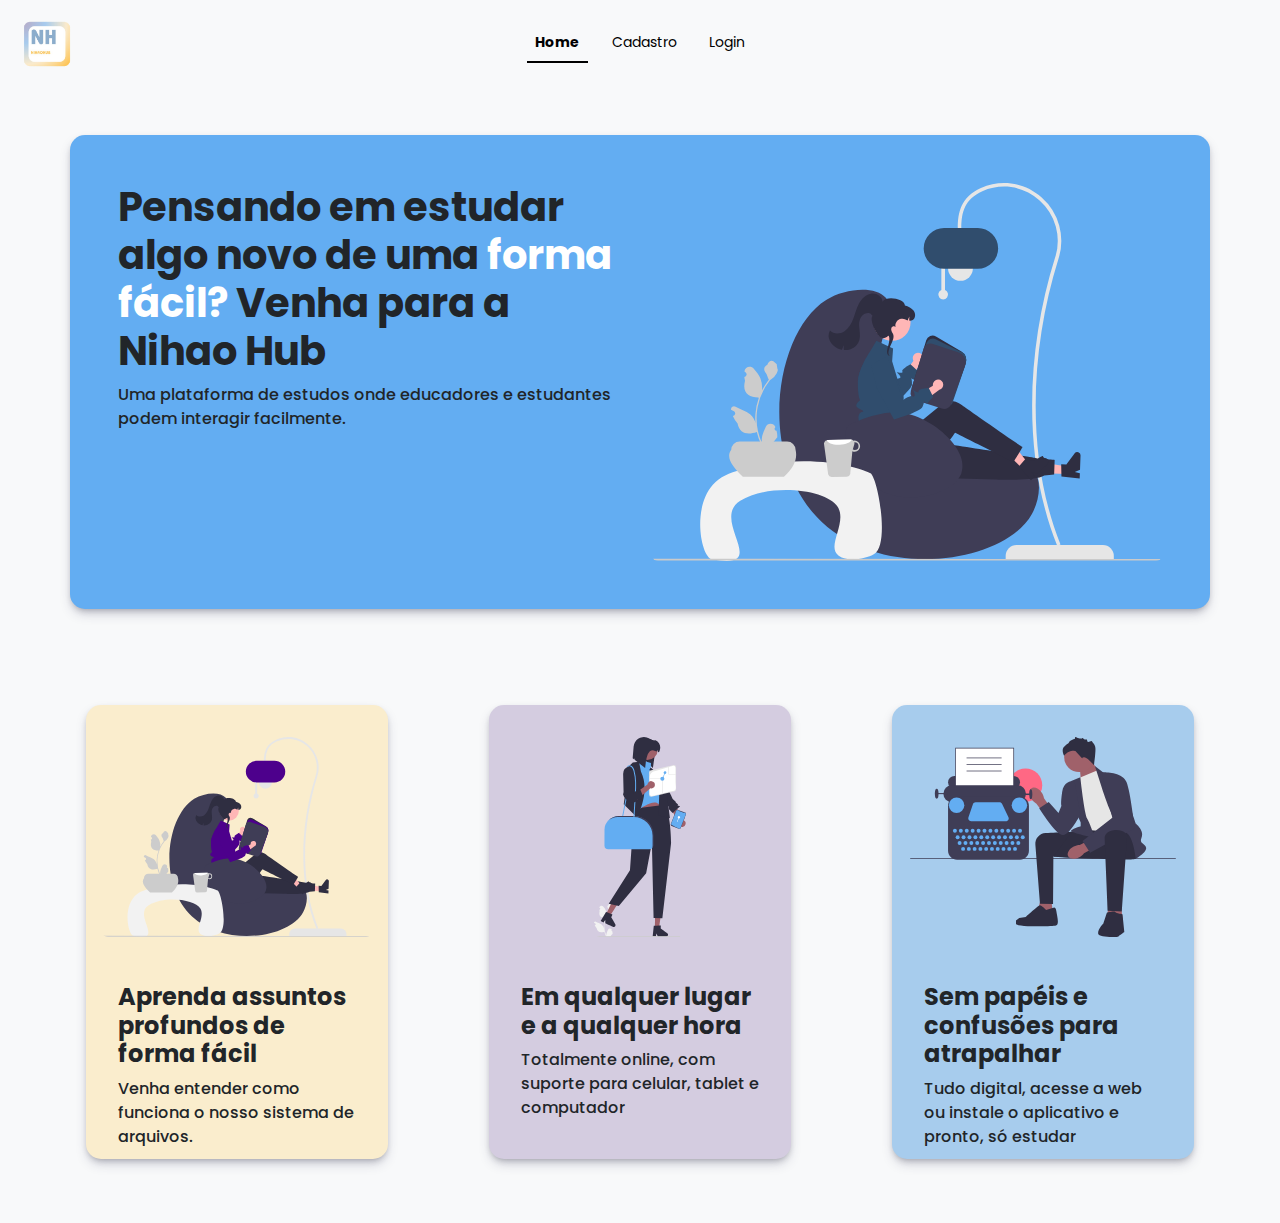
<file: index.html>
<!DOCTYPE html>
<html lang="pt-br">

<head>
    <meta charset="UTF-8" />
    <meta name="viewport" content="width=device-width, initial-scale=1.0" />
    <title>NihaoHub</title>
    <script src="https://cdnjs.cloudflare.com/ajax/libs/jquery/3.7.1/jquery.min.js"
        integrity="sha512-v2CJ7UaYy4JwqLDIrZUI/4hqeoQieOmAZNXBeQyjo21dadnwR+8ZaIJVT8EE2iyI61OV8e6M8PP2/4hpQINQ/g=="
        crossorigin="anonymous" referrerpolicy="no-referrer"></script>
    <link href="https://cdn.jsdelivr.net/npm/bootstrap@5.3.3/dist/css/bootstrap.min.css" rel="stylesheet"
        integrity="sha384-QWTKZyjpPEjISv5WaRU9OFeRpok6YctnYmDr5pNlyT2bRjXh0JMhjY6hW+ALEwIH" crossorigin="anonymous">
    <script src="https://cdn.jsdelivr.net/npm/bootstrap@5.3.3/dist/js/bootstrap.bundle.min.js"
        integrity="sha384-YvpcrYf0tY3lHB60NNkmXc5s9fDVZLESaAA55NDzOxhy9GkcIdslK1eN7N6jIeHz" crossorigin="anonymous">
    </script>
    <link rel="preconnect" href="https://fonts.googleapis.com">
    <link rel="preconnect" href="https://fonts.gstatic.com" crossorigin>
    <link
        href="https://fonts.googleapis.com/css2?family=Poppins:ital,wght@0,100;0,200;0,300;0,400;0,500;0,600;0,700;0,800;0,900;1,100;1,200;1,300;1,400;1,500;1,600;1,700;1,800;1,900&display=swap"
        rel="stylesheet">
    <link rel="stylesheet" href="style.css">
    <style>
        /* Estilos personalizados */
        body {
            background-color: #f8f9fa;
            font-family: 'Poppins', sans-serif;
            /* Cor de fundo */
        }

        /* Adicionando estilos responsivos */
        @media (max-width: 576px) {

            .container {
                padding: 15px;
                /* Reduz o padding em telas pequenas */
            }

            .fs-1 {
                font-size: 1.5rem;
                /* Ajusta o tamanho da fonte para cabeçalho */
            }

            .fs-4 {
                font-size: 1.25rem;
                /* Ajusta o tamanho da fonte para os subtítulos */
            }
        }

        @media (min-width: 577px) {
            .fs-1 {
                font-size: 3rem;
                /* Tamanho maior para cabeçalho em telas maiores */
            }

            .fs-4 {
                font-size: 1.5rem;
                /* Tamanho maior para subtítulos em telas maiores */
            }
        }

        .imgPequena {
            max-height: 200px;
            /* Limita a altura das imagens */
            width: auto;
            /* Mantém a proporção da imagem */
        }
    </style>
</head>

<body>
    <nav class="navbar navbar-expand-lg">
        <div class="container-fluid">
            <img src="resource/images/logo.png" alt="" class="rounded navbar-brand position-absolute" width="70px">
            <button class="navbar-toggler" type="button" data-bs-toggle="collapse" data-bs-target="#navbarNavAltMarkup"
                aria-controls="navbarNavAltMarkup" aria-expanded="false" aria-label="Toggle navigation">
                <span class="navbar-toggler-icon"></span>
            </button>
            <div class="collapse navbar-collapse mx-auto w-auto justify-content-center" id="navbarNavAltMarkup">
                <ul class="navbar-nav nav-underline justify-content-center p-3 d-flex"
                    style="background-color: #f8f9fa;">
                    <li class="nav-item">
                        <a class="nav-link active" href="index.html">Home</a>
                    </li>
                    <li class="nav-item">
                        <a class="nav-link" href="cadastro.html">Cadastro</a>
                    </li>
                    <li class="nav-item">
                        <a class="nav-link" href="login.html">Login</a>
                    </li>
                </ul>
            </div>
        </div>
    </nav>

    <div class="container mt-5 p-5" style="
    background-color: #63adf2;
    border-radius: 15px;
    box-shadow: rgba(50, 50, 93, 0.25) 0px 6px 12px -2px, rgba(0, 0, 0, 0.3) 0px 3px 7px -3px;">
        <div class="row">
            <div class="col-md-6">
                <h1 class="fs-1 fw-bold">Pensando em estudar algo novo de uma <a style="color: white;">forma
                        fácil?</a> Venha para a Nihao Hub</h1>
                <p class="fs-6">Uma plataforma de estudos onde educadores e estudantes podem interagir facilmente.</p>
            </div>
            <div class="col-md-6">
                <img src="./assets/principal1.4.svg" class="img-fluid rounded mx-auto d-block" alt="">
            </div>
        </div>
    </div>

    <div class="container-fluid mt-5 p-5">
        <div class="row d-flex justify-content-around">
            <div class="col-xl-3 mb-3 p-3"
                style="background-color: #FAEDCD; border-radius: 15px; box-shadow: rgba(50, 50, 93, 0.25) 0px 6px 12px -2px, rgba(0, 0, 0, 0.3) 0px 3px 7px -3px;">
                <div class="cImg mt-3">
                    <img src="./assets/bloco1.2.svg" class="imgPequena rounded mx-auto d-block" alt="">
                </div>
                <div class="textoBlocos p-3 mb-3">
                    <h1 class="fs-4 fw-bold">Aprenda assuntos profundos de forma fácil</h1>
                    <p class="fs-6">Venha entender como funciona o nosso sistema de arquivos.</p>
                </div>
            </div>
            <div class="col-xl-3 mb-3 p-3"
                style="background-color: #D4CCE0; border-radius: 15px; box-shadow: rgba(50, 50, 93, 0.25) 0px 6px 12px -2px, rgba(0, 0, 0, 0.3) 0px 3px 7px -3px;">
                <div class="cImg mt-3">
                    <img src="./assets/bloco2.3.svg" class="imgPequena rounded mx-auto d-block" alt="">
                </div>
                <div class="textoBlocos p-3 mb-3">
                    <h1 class="fs-4 fw-bold">Em qualquer lugar e a qualquer hora</h1>
                    <p class="fs-6">Totalmente online, com suporte para celular, tablet e computador</p>
                </div>
            </div>
            <div class="col-xl-3 mb-3 p-3"
                style="background-color: #A7CCED; border-radius: 15px; box-shadow: rgba(50, 50, 93, 0.25) 0px 6px 12px -2px, rgba(0, 0, 0, 0.3) 0px 3px 7px -3px;">
                <div class="cImg mt-3">
                    <img src="./assets/bloco3.3.svg" class="imgPequena rounded mx-auto d-block" alt="">
                </div>
                <div class="textoBlocos p-3 mb-3">
                    <h1 class="fs-4 fw-bold">Sem papéis e confusões para atrapalhar</h1>
                    <p class="fs-6">Tudo digital, acesse a web ou instale o aplicativo e pronto, só estudar</p>
                </div>
            </div>
        </div>
    </div>

</body>

</html>
</file>
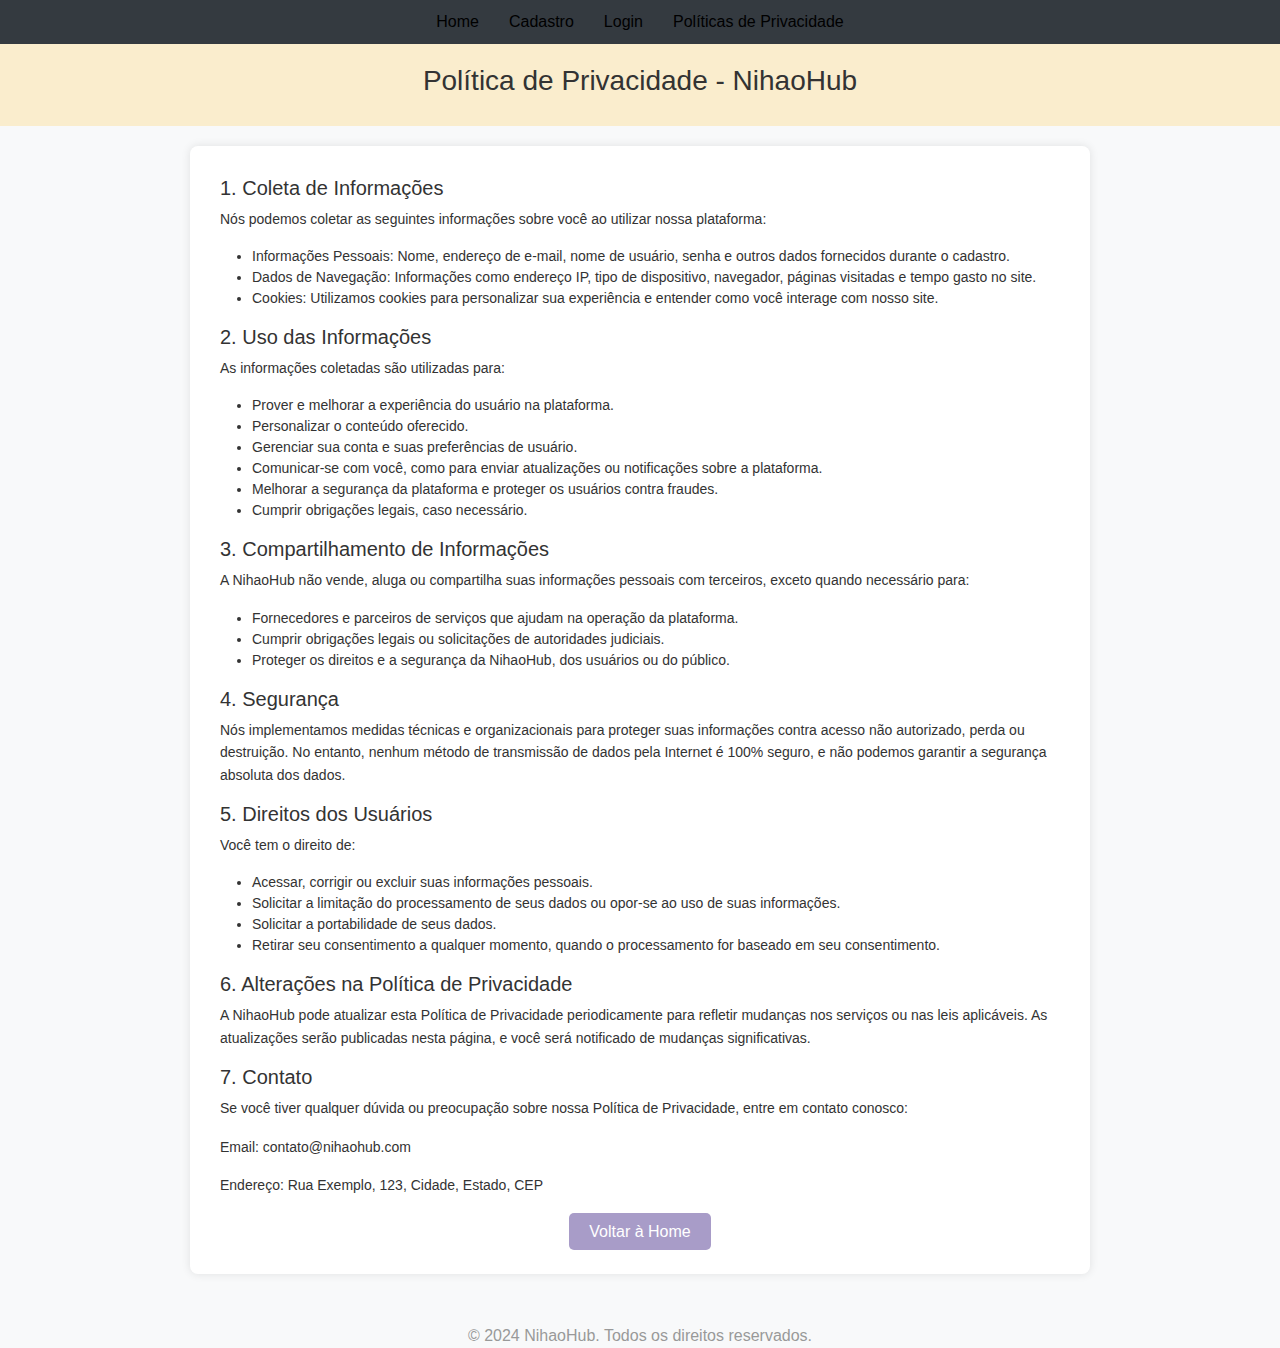
<file: politicas_privacidade.html>
<!DOCTYPE html>
<html lang="pt-br">

<head>
    <meta charset="UTF-8" />
    <meta name="viewport" content="width=device-width, initial-scale=1.0" />
    <title>Política de Privacidade - NihaoHub</title>
    <script src="https://cdnjs.cloudflare.com/ajax/libs/jquery/3.7.1/jquery.min.js"
        integrity="sha512-v2CJ7UaYy4JwqLDIrZUI/4hqeoQieOmAZNXBeQyjo21dadnwR+8ZaIJVT8EE2iyI61OV8e6M8PP2/4hpQINQ/g=="
        crossorigin="anonymous" referrerpolicy="no-referrer"></script>
    <link href="https://cdn.jsdelivr.net/npm/bootstrap@5.3.3/dist/css/bootstrap.min.css" rel="stylesheet"
        integrity="sha384-QWTKZyjpPEjISv5WaRU9OFeRpok6YctnYmDr5pNlyT2bRjXh0JMhjY6hW+ALEwIH" crossorigin="anonymous">
    <script src="https://cdn.jsdelivr.net/npm/bootstrap@5.3.3/dist/js/bootstrap.bundle.min.js"
        integrity="sha384-YvpcrYf0tY3lHB60NNkmXc5s9fDVZLESaAA55NDzOxhy9GkcIdslK1eN7N6jIeHz"
        crossorigin="anonymous"></script>
    <link rel="stylesheet" href="style.css">
    <style>
        body {
            background-color: #f8f9fa;
            /* Cinza claro */
            color: #333;
            /* Cinza escuro */
            font-family: Arial, sans-serif;
        }

        .header {
            background-color: #FAEDCD;
            /* Amarelo */
            color: #333;
            padding: 20px;
            text-align: center;
        }

        .content {
            background-color: #fff;
            padding: 30px;
            border-radius: 8px;
            box-shadow: 0px 0px 10px rgba(0, 0, 0, 0.1);
            margin: 20px auto;
            max-width: 900px;
        }

        .btn-voltar {
            background-color: #a89cc8; /* Lilás pastel */
            color: #fff;
            border: none;
            padding: 10px 20px;
            border-radius: 5px;
            text-decoration: none;
            transition: background-color 0.3s ease;
        }

        footer {
            text-align: center;
            margin-top: 50px;
            color: #999;
        }

        .btn-voltar:hover {
            background-color: #8f82b0;
        }

        .navbar {
            background-color: #343a40;
            padding: 10px;
        }

        .navbar a {
            color: white;
            text-decoration: none;
            margin: 0 15px;
        }

        .navbar a:hover {
            text-decoration: underline;
        }

        h2 {
            color: black;
        }

        p {
            line-height: 1.6;
        }
    </style>
</head>

<body>
    <nav class="navbar navbar-expand-lg navbar-dark">
        <div class="container-fluid justify-content-center">
            <a class="nav-link" href="index.html">Home</a>
            <a class="nav-link" href="cadastro.html">Cadastro</a>
            <a class="nav-link" href="login.html">Login</a>
            <a class="nav-link active" href="politicas_privacidade.html">Políticas de Privacidade</a>
        </div>
    </nav>

    <div class="header">
        <h3>Política de Privacidade - NihaoHub</h3>
    </div>

    <div class="content">
        <h5>1. Coleta de Informações</h5>
        <p>Nós podemos coletar as seguintes informações sobre você ao utilizar nossa plataforma:</p>
        <ul>
            <li>Informações Pessoais: Nome, endereço de e-mail, nome de usuário, senha e outros dados fornecidos durante
                o cadastro.</li>
            <li>Dados de Navegação: Informações como endereço IP, tipo de dispositivo, navegador, páginas visitadas e
                tempo gasto no site.</li>
            <li>Cookies: Utilizamos cookies para personalizar sua experiência e entender como você interage com nosso
                site.</li>
        </ul>

        <h5>2. Uso das Informações</h5>
        <p>As informações coletadas são utilizadas para:</p>
        <ul>
            <li>Prover e melhorar a experiência do usuário na plataforma.</li>
            <li>Personalizar o conteúdo oferecido.</li>
            <li>Gerenciar sua conta e suas preferências de usuário.</li>
            <li>Comunicar-se com você, como para enviar atualizações ou notificações sobre a plataforma.</li>
            <li>Melhorar a segurança da plataforma e proteger os usuários contra fraudes.</li>
            <li>Cumprir obrigações legais, caso necessário.</li>
        </ul>

        <h5>3. Compartilhamento de Informações</h5>
        <p>A NihaoHub não vende, aluga ou compartilha suas informações pessoais com terceiros, exceto quando necessário
            para:</p>
        <ul>
            <li>Fornecedores e parceiros de serviços que ajudam na operação da plataforma.</li>
            <li>Cumprir obrigações legais ou solicitações de autoridades judiciais.</li>
            <li>Proteger os direitos e a segurança da NihaoHub, dos usuários ou do público.</li>
        </ul>

        <h5>4. Segurança</h5>
        <p>Nós implementamos medidas técnicas e organizacionais para proteger suas informações contra acesso não
            autorizado, perda ou destruição. No entanto, nenhum método de transmissão de dados pela Internet é 100%
            seguro, e não podemos garantir a segurança absoluta dos dados.</p>

        <h5>5. Direitos dos Usuários</h5>
        <p>Você tem o direito de:</p>
        <ul>
            <li>Acessar, corrigir ou excluir suas informações pessoais.</li>
            <li>Solicitar a limitação do processamento de seus dados ou opor-se ao uso de suas informações.</li>
            <li>Solicitar a portabilidade de seus dados.</li>
            <li>Retirar seu consentimento a qualquer momento, quando o processamento for baseado em seu consentimento.
            </li>
        </ul>

        <h5>6. Alterações na Política de Privacidade</h5>
        <p>A NihaoHub pode atualizar esta Política de Privacidade periodicamente para refletir mudanças nos serviços ou
            nas leis aplicáveis. As atualizações serão publicadas nesta página, e você será notificado de mudanças
            significativas.</p>

        <h5>7. Contato</h5>
        <p>Se você tiver qualquer dúvida ou preocupação sobre nossa Política de Privacidade, entre em contato conosco:
        </p>
        <p>Email: contato@nihaohub.com</p>
        <p>Endereço: Rua Exemplo, 123, Cidade, Estado, CEP</p>

        <div class="text-center mt-4">
            <a href="index.html" class="btn-voltar">Voltar à Home</a>
        </div>
    </div>
</body>

        <!-- Footer -->
        <footer>
            &copy; 2024 NihaoHub. Todos os direitos reservados.
        </footer>

</html>
</file>
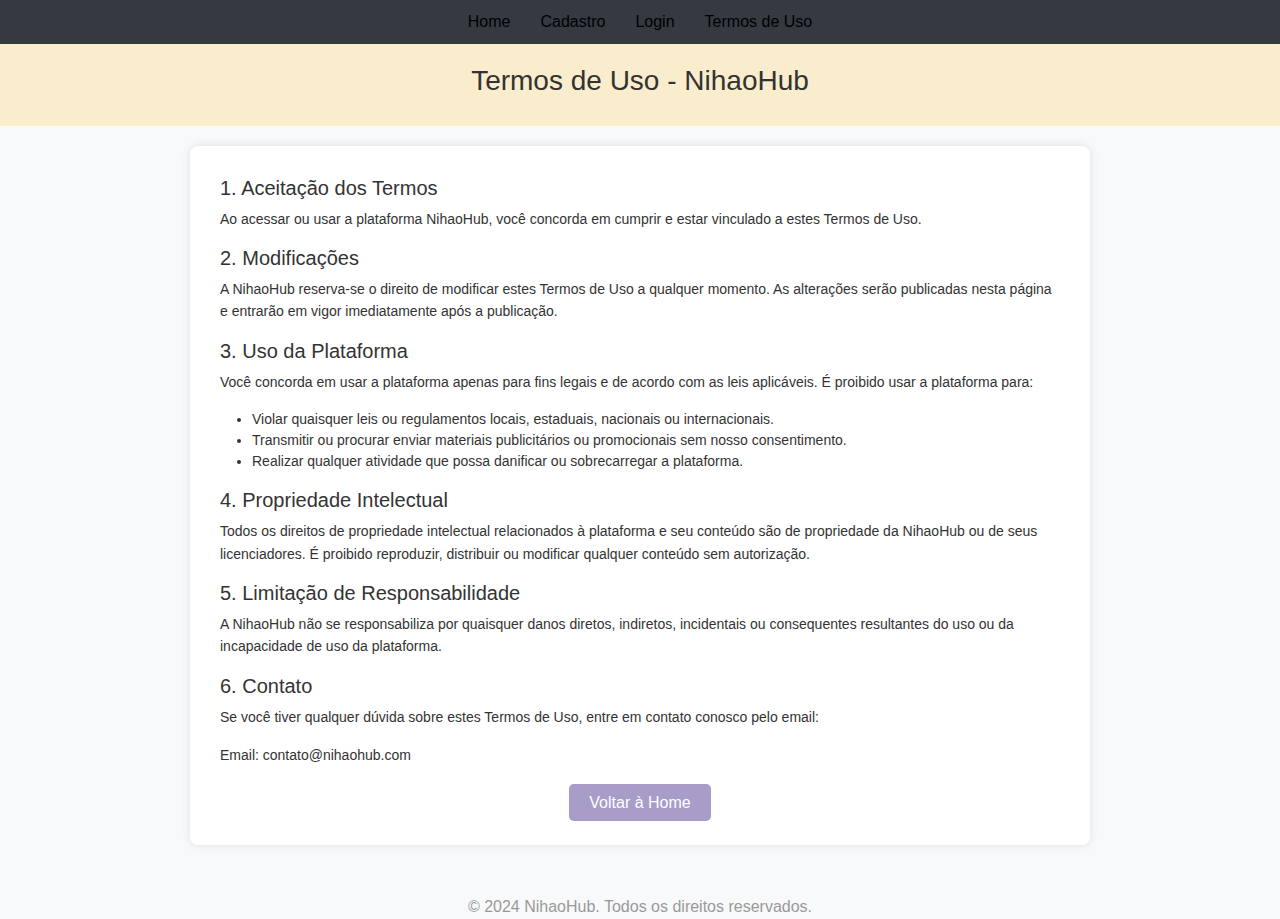
<file: termos_de_uso.html>
<!DOCTYPE html>
<html lang="pt-br">

<head>
    <meta charset="UTF-8" />
    <meta name="viewport" content="width=device-width, initial-scale=1.0" />
    <title>Termos de Uso - NihaoHub</title>
    <script src="https://cdnjs.cloudflare.com/ajax/libs/jquery/3.7.1/jquery.min.js"
        integrity="sha512-v2CJ7UaYy4JwqLDIrZUI/4hqeoQieOmAZNXBeQyjo21dadnwR+8ZaIJVT8EE2iyI61OV8e6M8PP2/4hpQINQ/g=="
        crossorigin="anonymous" referrerpolicy="no-referrer"></script>
    <link href="https://cdn.jsdelivr.net/npm/bootstrap@5.3.3/dist/css/bootstrap.min.css" rel="stylesheet"
        integrity="sha384-QWTKZyjpPEjISv5WaRU9OFeRpok6YctnYmDr5pNlyT2bRjXh0JMhjY6hW+ALEwIH" crossorigin="anonymous">
    <script src="https://cdn.jsdelivr.net/npm/bootstrap@5.3.3/dist/js/bootstrap.bundle.min.js"
        integrity="sha384-YvpcrYf0tY3lHB60NNkmXc5s9fDVZLESaAA55NDzOxhy9GkcIdslK1eN7N6jIeHz"
        crossorigin="anonymous"></script>
    <link rel="stylesheet" href="style.css">
    <style>
        body {
            background-color: #f8f9fa; /* Cinza claro */
            color: #333; /* Cinza escuro */
            font-family: Arial, sans-serif;
        }

        .header {
            background-color: #FAEDCD; /* Amarelo */
            color: #333;
            padding: 20px;
            text-align: center;
        }

        .content {
            background-color: #fff;
            padding: 30px;
            border-radius: 8px;
            box-shadow: 0px 0px 10px rgba(0, 0, 0, 0.1);
            margin: 20px auto;
            max-width: 900px;
        }

        .btn-voltar {
            background-color: #a89cc8; /* Lilás pastel */
            color: #fff;
            border: none;
            padding: 10px 20px;
            border-radius: 5px;
            text-decoration: none;
            transition: background-color 0.3s ease;
        }

        footer {
            text-align: center;
            margin-top: 50px;
            color: #999;
        }

        .btn-voltar:hover {
            background-color: #8f82b0;
        }

        .navbar {
            background-color: #343a40;
            padding: 10px;
        }

        .navbar a {
            color: white;
            text-decoration: none;
            margin: 0 15px;
        }

        .navbar a:hover {
            text-decoration: underline;
        }

        h2 {
            color: black;
        }

        p {
            line-height: 1.6;
        }


    </style>
</head>

<body>
    <nav class="navbar navbar-expand-lg navbar-dark">
        <div class="container-fluid justify-content-center">
            <a class="nav-link" href="index.html">Home</a>
            <a class="nav-link" href="cadastro.html">Cadastro</a>
            <a class="nav-link" href="login.html">Login</a>
            <a class="nav-link active" href="termos_de_uso.html">Termos de Uso</a>
        </div>
    </nav>

    <div class="header">
        <h3>Termos de Uso - NihaoHub</h3>
    </div>

    <div class="content">
        <h5>1. Aceitação dos Termos</h5>
        <p>Ao acessar ou usar a plataforma NihaoHub, você concorda em cumprir e estar vinculado a estes Termos de Uso.</p>

        <h5>2. Modificações</h5>
        <p>A NihaoHub reserva-se o direito de modificar estes Termos de Uso a qualquer momento. As alterações serão publicadas nesta página e entrarão em vigor imediatamente após a publicação.</p>

        <h5>3. Uso da Plataforma</h5>
        <p>Você concorda em usar a plataforma apenas para fins legais e de acordo com as leis aplicáveis. É proibido usar a plataforma para:</p>
        <ul>
            <li>Violar quaisquer leis ou regulamentos locais, estaduais, nacionais ou internacionais.</li>
            <li>Transmitir ou procurar enviar materiais publicitários ou promocionais sem nosso consentimento.</li>
            <li>Realizar qualquer atividade que possa danificar ou sobrecarregar a plataforma.</li>
        </ul>

        <h5>4. Propriedade Intelectual</h5>
        <p>Todos os direitos de propriedade intelectual relacionados à plataforma e seu conteúdo são de propriedade da NihaoHub ou de seus licenciadores. É proibido reproduzir, distribuir ou modificar qualquer conteúdo sem autorização.</p>

        <h5>5. Limitação de Responsabilidade</h5>
        <p>A NihaoHub não se responsabiliza por quaisquer danos diretos, indiretos, incidentais ou consequentes resultantes do uso ou da incapacidade de uso da plataforma.</p>

        <h5>6. Contato</h5>
        <p>Se você tiver qualquer dúvida sobre estes Termos de Uso, entre em contato conosco pelo email:</p>
        <p>Email: contato@nihaohub.com</p>

        <div class="text-center mt-4">
            <a href="index.html" class="btn-voltar">Voltar à Home</a>
        </div>
    </div>

    <!-- Footer -->
    <footer>
        &copy; 2024 NihaoHub. Todos os direitos reservados.
    </footer>
</body>

</html>
</file>
<file: style.css>
.nav-link {
    color: black !important;
}

.nav-link:hover {
    color: black !important;
}

.nav-underline .nav-link.active {
    color: black !important;
}

.imgPequena {
    width: 200px;
}

.cImg {
    width: auto;
    height: 230px;
}

.textoBlocos {
    height: 160px;
}

.container{
    padding: 30px; 
}

.container h1,
.container button,
.textoBlocos h1 {
    font-family: "Poppins", sans-serif;
    font-weight: 700;
    font-style: normal;
}

.container p,
.textoBlocos p,
.container h2,
.container h4,
.container label {
    font-family: "Poppins", sans-serif;
    font-weight: 500;
    font-style: normal;
}

p,
li,
label,
input { 
    font-size: 14px !important;
}

button {
    font-family: "Poppins", sans-serif !important;
    font-weight: 700 !important;
    font-style: normal !important;
}

@media (max-width: 992px) {
    .position-absolute {
        position: relative !important;
    }
    
    .float-end {
        float: left !important;
        margin-bottom: 10px;
    }
}
</file>
